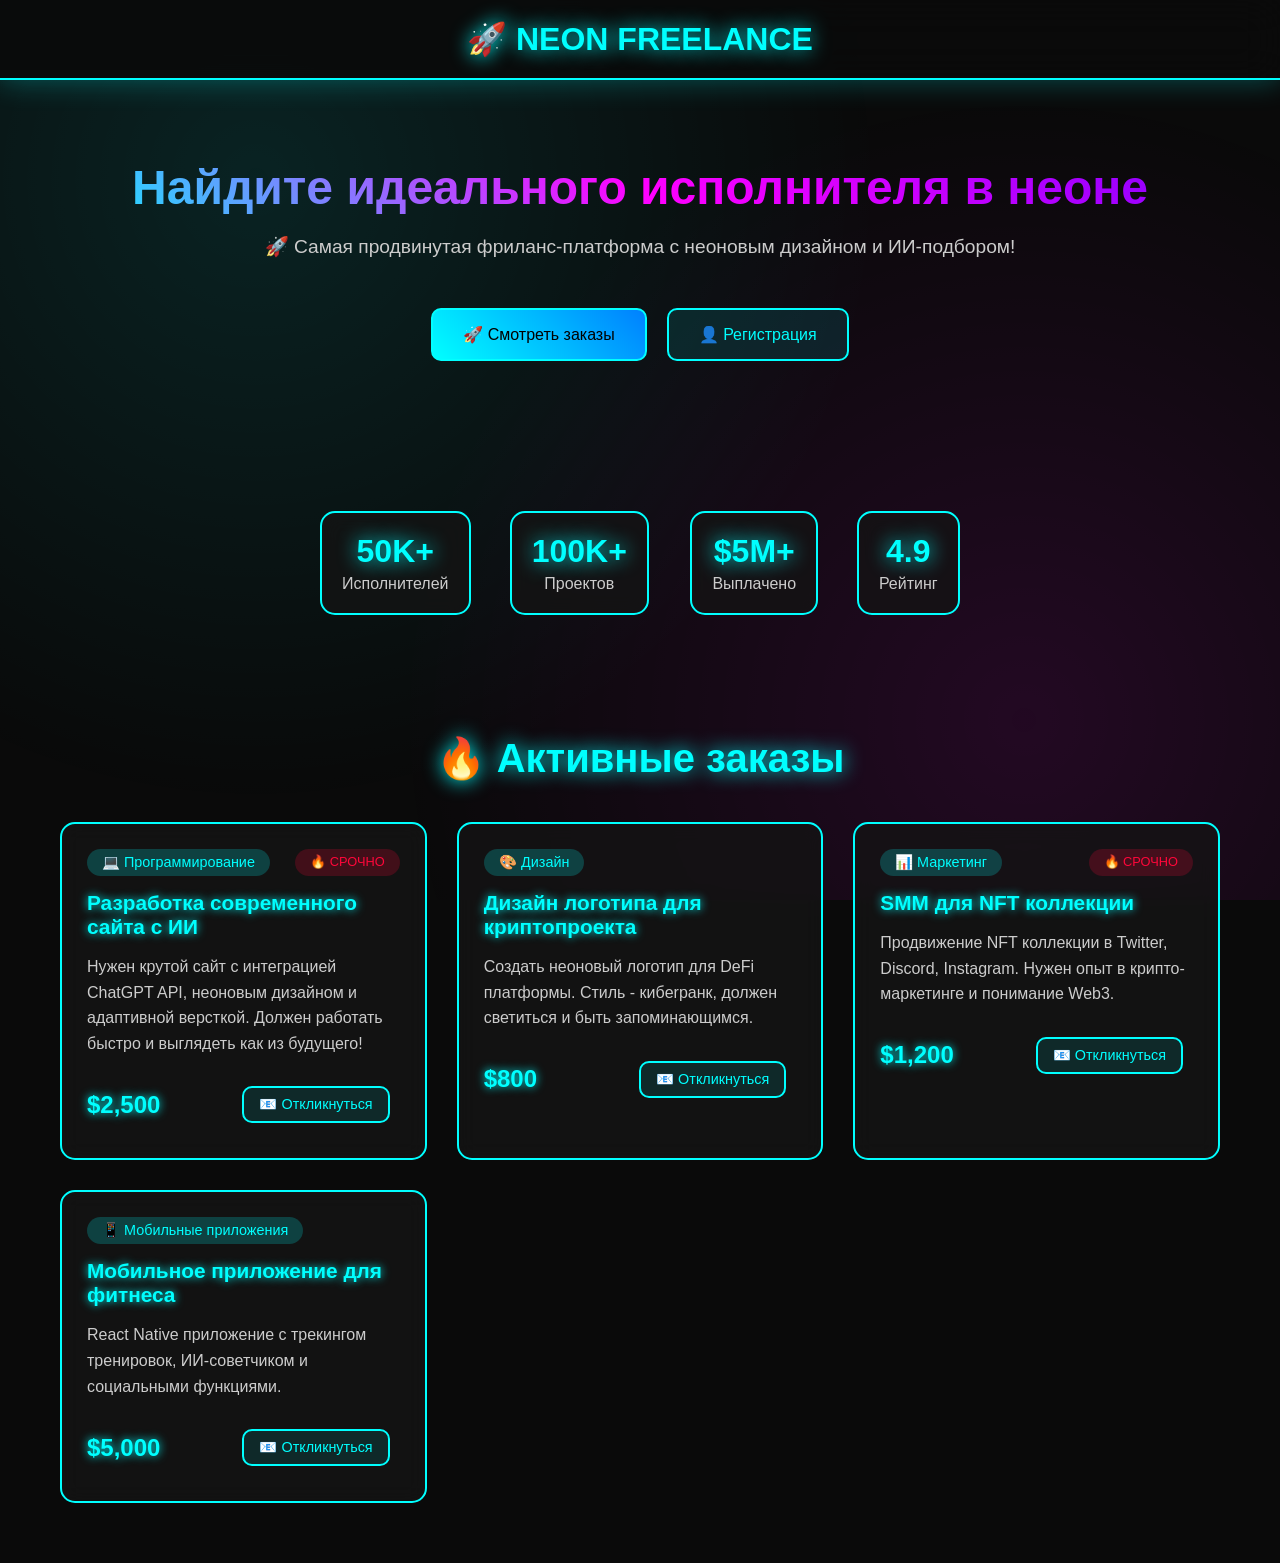
<file: demo-simple.html>
<!DOCTYPE html><html><head><meta charset="UTF-8"><title>🌟 NEON FREELANCE</title><style>*{margin:0;padding:0;box-sizing:border-box}body{font-family:Arial,sans-serif;background:#0a0a0a;color:#fff;overflow-x:hidden}body::before{content:'';position:fixed;top:0;left:0;width:100%;height:100%;background:radial-gradient(circle at 20% 20%,rgba(0,255,255,0.1) 0%,transparent 50%),radial-gradient(circle at 80% 80%,rgba(255,0,255,0.1) 0%,transparent 50%);animation:pulse 8s ease-in-out infinite;z-index:-1}@keyframes pulse{0%,100%{opacity:0.5}50%{opacity:0.8}}.header{background:rgba(10,10,10,0.9);backdrop-filter:blur(20px);border-bottom:2px solid #00ffff;padding:20px 0;box-shadow:0 0 30px rgba(0,255,255,0.3)}.nav-brand{text-align:center;font-size:2rem;font-weight:700;color:#00ffff;text-shadow:0 0 20px #00ffff}.hero{padding:80px 20px;text-align:center}.hero-title{font-size:3rem;margin-bottom:20px;background:linear-gradient(45deg,#00ffff,#ff00ff,#8000ff);-webkit-background-clip:text;-webkit-text-fill-color:transparent;animation:glow 3s ease-in-out infinite}@keyframes glow{0%,100%{filter:brightness(1)}50%{filter:brightness(1.5)}}.hero-description{font-size:1.2rem;margin-bottom:40px;color:#ccc}.btn{padding:15px 30px;border:2px solid #00ffff;background:rgba(0,255,255,0.1);color:#00ffff;border-radius:10px;cursor:pointer;font-size:1rem;margin:10px;transition:all 0.3s ease;text-decoration:none;display:inline-block}.btn:hover{background:rgba(0,255,255,0.2);box-shadow:0 0 30px rgba(0,255,255,0.5);transform:translateY(-2px)}.btn-primary{background:linear-gradient(45deg,#00ffff,#0080ff);color:#000;animation:pulse-btn 2s ease-in-out infinite}@keyframes pulse-btn{0%,100%{box-shadow:0 0 20px rgba(0,255,255,0.3)}50%{box-shadow:0 0 40px rgba(0,255,255,0.6)}}.orders{padding:60px 20px;max-width:1200px;margin:0 auto}.section-title{text-align:center;font-size:2.5rem;margin-bottom:40px;color:#00ffff;text-shadow:0 0 20px #00ffff}.orders-grid{display:grid;grid-template-columns:repeat(auto-fit,minmax(350px,1fr));gap:30px}.order-card{background:rgba(20,20,20,0.8);border:2px solid #00ffff;border-radius:15px;padding:25px;backdrop-filter:blur(10px);transition:all 0.4s ease;cursor:pointer}.order-card:hover{transform:translateY(-8px) scale(1.02);box-shadow:0 0 30px rgba(0,255,255,0.4);border-color:#ff00ff}.order-header{display:flex;justify-content:space-between;margin-bottom:15px}.order-category{background:rgba(0,255,255,0.2);color:#00ffff;padding:5px 15px;border-radius:20px;font-size:0.9rem}.urgent-badge{background:rgba(255,7,58,0.2);color:#ff073a;padding:5px 15px;border-radius:20px;font-size:0.8rem;animation:urgent-pulse 2s ease-in-out infinite}@keyframes urgent-pulse{0%,100%{box-shadow:0 0 10px rgba(255,7,58,0.3)}50%{box-shadow:0 0 20px rgba(255,7,58,0.6)}}.order-title{font-size:1.3rem;margin-bottom:15px;color:#00ffff;text-shadow:0 0 10px #00ffff}.order-description{color:#ccc;margin-bottom:20px;line-height:1.6}.order-footer{display:flex;justify-content:space-between;align-items:center}.order-price{font-size:1.5rem;font-weight:700;color:#00ffff;text-shadow:0 0 10px #00ffff}.btn-sm{padding:8px 15px;font-size:0.9rem}.stats{display:flex;justify-content:center;gap:40px;margin:60px 0;flex-wrap:wrap}.stat{text-align:center;padding:20px;background:rgba(20,20,20,0.8);border:2px solid #00ffff;border-radius:15px;backdrop-filter:blur(10px)}.stat-number{font-size:2rem;font-weight:700;color:#00ffff;text-shadow:0 0 20px #00ffff}.stat-label{color:#ccc;margin-top:5px}@media (max-width:768px){.hero-title{font-size:2rem}.orders-grid{grid-template-columns:1fr}.stats{flex-direction:column;align-items:center}}</style></head><body><header class="header"><div class="nav-brand">🚀 NEON FREELANCE</div></header><section class="hero"><h1 class="hero-title">Найдите идеального исполнителя в неоне</h1><p class="hero-description">🚀 Самая продвинутая фриланс-платформа с неоновым дизайном и ИИ-подбором!</p><a href="#orders" class="btn btn-primary">🚀 Смотреть заказы</a><button class="btn" onclick="alert('Демо: Регистрация работает! 🎉')">👤 Регистрация</button></section><div class="stats"><div class="stat"><div class="stat-number">50K+</div><div class="stat-label">Исполнителей</div></div><div class="stat"><div class="stat-number">100K+</div><div class="stat-label">Проектов</div></div><div class="stat"><div class="stat-number">$5M+</div><div class="stat-label">Выплачено</div></div><div class="stat"><div class="stat-number">4.9</div><div class="stat-label">Рейтинг</div></div></div><section id="orders" class="orders"><h2 class="section-title">🔥 Активные заказы</h2><div class="orders-grid"><div class="order-card" onclick="alert('Демо: Отклик отправлен! 🎉')"><div class="order-header"><div class="order-category">💻 Программирование</div><div class="urgent-badge">🔥 СРОЧНО</div></div><h3 class="order-title">Разработка современного сайта с ИИ</h3><p class="order-description">Нужен крутой сайт с интеграцией ChatGPT API, неоновым дизайном и адаптивной версткой. Должен работать быстро и выглядеть как из будущего!</p><div class="order-footer"><div class="order-price">$2,500</div><button class="btn btn-sm" onclick="event.stopPropagation();alert('Демо: Отклик отправлен! 🚀')">📧 Откликнуться</button></div></div><div class="order-card" onclick="alert('Демо: Отклик отправлен! 🎉')"><div class="order-header"><div class="order-category">🎨 Дизайн</div></div><h3 class="order-title">Дизайн логотипа для криптопроекта</h3><p class="order-description">Создать неоновый логотип для DeFi платформы. Стиль - кибerpанк, должен светиться и быть запоминающимся.</p><div class="order-footer"><div class="order-price">$800</div><button class="btn btn-sm" onclick="event.stopPropagation();alert('Демо: Отклик отправлен! 🚀')">📧 Откликнуться</button></div></div><div class="order-card" onclick="alert('Демо: Отклик отправлен! 🎉')"><div class="order-header"><div class="order-category">📊 Маркетинг</div><div class="urgent-badge">🔥 СРОЧНО</div></div><h3 class="order-title">SMM для NFT коллекции</h3><p class="order-description">Продвижение NFT коллекции в Twitter, Discord, Instagram. Нужен опыт в крипто-маркетинге и понимание Web3.</p><div class="order-footer"><div class="order-price">$1,200</div><button class="btn btn-sm" onclick="event.stopPropagation();alert('Демо: Отклик отправлен! 🚀')">📧 Откликнуться</button></div></div><div class="order-card" onclick="alert('Демо: Отклик отправлен! 🎉')"><div class="order-header"><div class="order-category">📱 Мобильные приложения</div></div><h3 class="order-title">Мобильное приложение для фитнеса</h3><p class="order-description">React Native приложение с трекингом тренировок, ИИ-советчиком и социальными функциями.</p><div class="order-footer"><div class="order-price">$5,000</div><button class="btn btn-sm" onclick="event.stopPropagation();alert('Демо: Отклик отправлен! 🚀')">📧 Откликнуться</button></div></div></div></section></body></html>
</file>
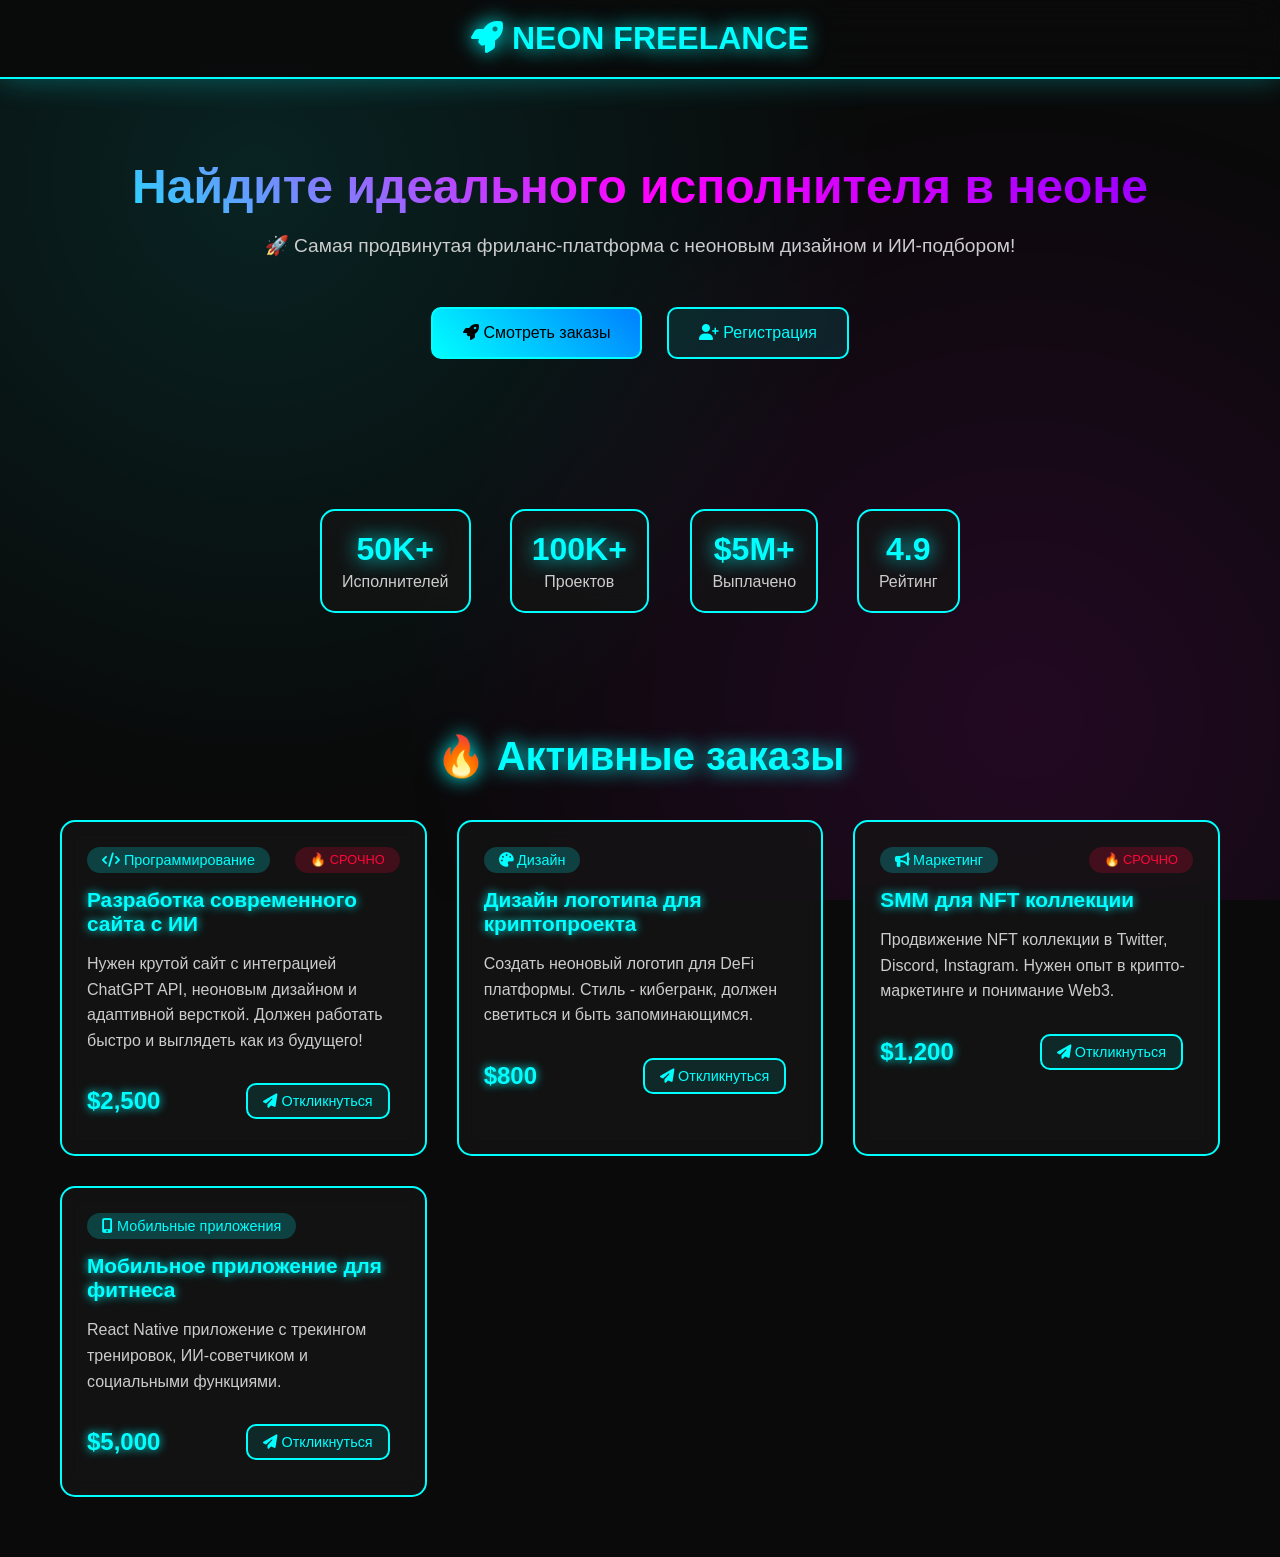
<file: demo.html>
<!DOCTYPE html>
<html lang="ru">
<head>
    <meta charset="UTF-8">
    <meta name="viewport" content="width=device-width, initial-scale=1.0">
    <title>🌟 NEON FREELANCE - Демо</title>
    <link href="https://cdnjs.cloudflare.com/ajax/libs/font-awesome/6.4.0/css/all.min.css" rel="stylesheet">
    <style>
        * { margin: 0; padding: 0; box-sizing: border-box; }
        
        body {
            font-family: 'Arial', sans-serif;
            background: #0a0a0a;
            color: #ffffff;
            overflow-x: hidden;
        }
        
        /* Background Animation */
        body::before {
            content: '';
            position: fixed;
            top: 0; left: 0; width: 100%; height: 100%;
            background: 
                radial-gradient(circle at 20% 20%, rgba(0, 255, 255, 0.1) 0%, transparent 50%),
                radial-gradient(circle at 80% 80%, rgba(255, 0, 255, 0.1) 0%, transparent 50%);
            animation: pulse 8s ease-in-out infinite;
            z-index: -1;
        }
        
        @keyframes pulse {
            0%, 100% { opacity: 0.5; }
            50% { opacity: 0.8; }
        }
        
        /* Header */
        .header {
            background: rgba(10, 10, 10, 0.9);
            backdrop-filter: blur(20px);
            border-bottom: 2px solid #00ffff;
            padding: 20px 0;
            box-shadow: 0 0 30px rgba(0, 255, 255, 0.3);
        }
        
        .nav-brand {
            text-align: center;
            font-size: 2rem;
            font-weight: 700;
            color: #00ffff;
            text-shadow: 0 0 20px #00ffff;
        }
        
        /* Hero */
        .hero {
            padding: 80px 20px;
            text-align: center;
        }
        
        .hero-title {
            font-size: 3rem;
            margin-bottom: 20px;
            background: linear-gradient(45deg, #00ffff, #ff00ff, #8000ff);
            -webkit-background-clip: text;
            -webkit-text-fill-color: transparent;
            animation: glow 3s ease-in-out infinite;
        }
        
        @keyframes glow {
            0%, 100% { filter: brightness(1); }
            50% { filter: brightness(1.5); }
        }
        
        .hero-description {
            font-size: 1.2rem;
            margin-bottom: 40px;
            color: #cccccc;
        }
        
        /* Buttons */
        .btn {
            padding: 15px 30px;
            border: 2px solid #00ffff;
            background: rgba(0, 255, 255, 0.1);
            color: #00ffff;
            border-radius: 10px;
            cursor: pointer;
            font-size: 1rem;
            margin: 10px;
            transition: all 0.3s ease;
            text-decoration: none;
            display: inline-block;
        }
        
        .btn:hover {
            background: rgba(0, 255, 255, 0.2);
            box-shadow: 0 0 30px rgba(0, 255, 255, 0.5);
            transform: translateY(-2px);
        }
        
        .btn-primary {
            background: linear-gradient(45deg, #00ffff, #0080ff);
            color: #000;
            animation: pulse-btn 2s ease-in-out infinite;
        }
        
        @keyframes pulse-btn {
            0%, 100% { box-shadow: 0 0 20px rgba(0, 255, 255, 0.3); }
            50% { box-shadow: 0 0 40px rgba(0, 255, 255, 0.6); }
        }
        
        /* Orders */
        .orders {
            padding: 60px 20px;
            max-width: 1200px;
            margin: 0 auto;
        }
        
        .section-title {
            text-align: center;
            font-size: 2.5rem;
            margin-bottom: 40px;
            color: #00ffff;
            text-shadow: 0 0 20px #00ffff;
        }
        
        .orders-grid {
            display: grid;
            grid-template-columns: repeat(auto-fit, minmax(350px, 1fr));
            gap: 30px;
        }
        
        .order-card {
            background: rgba(20, 20, 20, 0.8);
            border: 2px solid #00ffff;
            border-radius: 15px;
            padding: 25px;
            backdrop-filter: blur(10px);
            transition: all 0.4s ease;
            cursor: pointer;
        }
        
        .order-card:hover {
            transform: translateY(-8px) scale(1.02);
            box-shadow: 0 0 30px rgba(0, 255, 255, 0.4);
            border-color: #ff00ff;
        }
        
        .order-header {
            display: flex;
            justify-content: space-between;
            margin-bottom: 15px;
        }
        
        .order-category {
            background: rgba(0, 255, 255, 0.2);
            color: #00ffff;
            padding: 5px 15px;
            border-radius: 20px;
            font-size: 0.9rem;
        }
        
        .urgent-badge {
            background: rgba(255, 7, 58, 0.2);
            color: #ff073a;
            padding: 5px 15px;
            border-radius: 20px;
            font-size: 0.8rem;
            animation: urgent-pulse 2s ease-in-out infinite;
        }
        
        @keyframes urgent-pulse {
            0%, 100% { box-shadow: 0 0 10px rgba(255, 7, 58, 0.3); }
            50% { box-shadow: 0 0 20px rgba(255, 7, 58, 0.6); }
        }
        
        .order-title {
            font-size: 1.3rem;
            margin-bottom: 15px;
            color: #00ffff;
            text-shadow: 0 0 10px #00ffff;
        }
        
        .order-description {
            color: #cccccc;
            margin-bottom: 20px;
            line-height: 1.6;
        }
        
        .order-footer {
            display: flex;
            justify-content: space-between;
            align-items: center;
        }
        
        .order-price {
            font-size: 1.5rem;
            font-weight: 700;
            color: #00ffff;
            text-shadow: 0 0 10px #00ffff;
        }
        
        .order-actions {
            display: flex;
            gap: 10px;
        }
        
        .btn-sm {
            padding: 8px 15px;
            font-size: 0.9rem;
        }
        
        /* Stats */
        .stats {
            display: flex;
            justify-content: center;
            gap: 40px;
            margin: 60px 0;
            flex-wrap: wrap;
        }
        
        .stat {
            text-align: center;
            padding: 20px;
            background: rgba(20, 20, 20, 0.8);
            border: 2px solid #00ffff;
            border-radius: 15px;
            backdrop-filter: blur(10px);
        }
        
        .stat-number {
            font-size: 2rem;
            font-weight: 700;
            color: #00ffff;
            text-shadow: 0 0 20px #00ffff;
        }
        
        .stat-label {
            color: #cccccc;
            margin-top: 5px;
        }
        
        /* Modal */
        .modal {
            display: none;
            position: fixed;
            top: 0; left: 0;
            width: 100%; height: 100%;
            background: rgba(0, 0, 0, 0.9);
            backdrop-filter: blur(10px);
            z-index: 1000;
            align-items: center;
            justify-content: center;
        }
        
        .modal.active { display: flex; }
        
        .modal-content {
            background: rgba(20, 20, 20, 0.9);
            border: 2px solid #00ffff;
            border-radius: 15px;
            padding: 30px;
            max-width: 500px;
            width: 90%;
            animation: modalGlow 0.5s ease;
        }
        
        @keyframes modalGlow {
            0% { box-shadow: 0 0 0 rgba(0, 255, 255, 0); }
            50% { box-shadow: 0 0 30px rgba(0, 255, 255, 0.5); }
            100% { box-shadow: 0 0 15px rgba(0, 255, 255, 0.3); }
        }
        
        .close {
            float: right;
            font-size: 2rem;
            cursor: pointer;
            color: #ff073a;
        }
        
        .form-group {
            margin-bottom: 20px;
        }
        
        .form-group label {
            display: block;
            margin-bottom: 8px;
            color: #00ffff;
        }
        
        .form-group input, .form-group textarea {
            width: 100%;
            padding: 12px;
            background: rgba(255, 255, 255, 0.05);
            border: 2px solid #00ffff;
            border-radius: 8px;
            color: #fff;
        }
        
        .form-group input:focus, .form-group textarea:focus {
            outline: none;
            box-shadow: 0 0 20px rgba(0, 255, 255, 0.3);
        }
        
        /* Responsive */
        @media (max-width: 768px) {
            .hero-title { font-size: 2rem; }
            .orders-grid { grid-template-columns: 1fr; }
            .stats { flex-direction: column; align-items: center; }
        }
    </style>
</head>
<body>
    <!-- Header -->
    <header class="header">
        <div class="nav-brand">
            <i class="fas fa-rocket"></i> NEON FREELANCE
        </div>
    </header>

    <!-- Hero -->
    <section class="hero">
        <h1 class="hero-title">Найдите идеального исполнителя в неоне</h1>
        <p class="hero-description">🚀 Самая продвинутая фриланс-платформа с неоновым дизайном и ИИ-подбором!</p>
        <a href="#orders" class="btn btn-primary">
            <i class="fas fa-rocket"></i> Смотреть заказы
        </a>
        <button class="btn" onclick="showModal('registerModal')">
            <i class="fas fa-user-plus"></i> Регистрация
        </button>
    </section>

    <!-- Stats -->
    <div class="stats">
        <div class="stat">
            <div class="stat-number">50K+</div>
            <div class="stat-label">Исполнителей</div>
        </div>
        <div class="stat">
            <div class="stat-number">100K+</div>
            <div class="stat-label">Проектов</div>
        </div>
        <div class="stat">
            <div class="stat-number">$5M+</div>
            <div class="stat-label">Выплачено</div>
        </div>
        <div class="stat">
            <div class="stat-number">4.9</div>
            <div class="stat-label">Рейтинг</div>
        </div>
    </div>

    <!-- Orders -->
    <section id="orders" class="orders">
        <h2 class="section-title">🔥 Активные заказы</h2>
        <div class="orders-grid">
            <div class="order-card" onclick="showModal('bidModal')">
                <div class="order-header">
                    <div class="order-category">
                        <i class="fas fa-code"></i> Программирование
                    </div>
                    <div class="urgent-badge">🔥 СРОЧНО</div>
                </div>
                <h3 class="order-title">Разработка современного сайта с ИИ</h3>
                <p class="order-description">Нужен крутой сайт с интеграцией ChatGPT API, неоновым дизайном и адаптивной версткой. Должен работать быстро и выглядеть как из будущего!</p>
                <div class="order-footer">
                    <div class="order-price">$2,500</div>
                    <div class="order-actions">
                        <button class="btn btn-sm" onclick="event.stopPropagation(); showModal('bidModal')">
                            <i class="fas fa-paper-plane"></i> Откликнуться
                        </button>
                    </div>
                </div>
            </div>

            <div class="order-card" onclick="showModal('bidModal')">
                <div class="order-header">
                    <div class="order-category">
                        <i class="fas fa-palette"></i> Дизайн
                    </div>
                </div>
                <h3 class="order-title">Дизайн логотипа для криптопроекта</h3>
                <p class="order-description">Создать неоновый логотип для DeFi платформы. Стиль - кибerpанк, должен светиться и быть запоминающимся.</p>
                <div class="order-footer">
                    <div class="order-price">$800</div>
                    <div class="order-actions">
                        <button class="btn btn-sm" onclick="event.stopPropagation(); showModal('bidModal')">
                            <i class="fas fa-paper-plane"></i> Откликнуться
                        </button>
                    </div>
                </div>
            </div>

            <div class="order-card" onclick="showModal('bidModal')">
                <div class="order-header">
                    <div class="order-category">
                        <i class="fas fa-bullhorn"></i> Маркетинг
                    </div>
                    <div class="urgent-badge">🔥 СРОЧНО</div>
                </div>
                <h3 class="order-title">SMM для NFT коллекции</h3>
                <p class="order-description">Продвижение NFT коллекции в Twitter, Discord, Instagram. Нужен опыт в крипто-маркетинге и понимание Web3.</p>
                <div class="order-footer">
                    <div class="order-price">$1,200</div>
                    <div class="order-actions">
                        <button class="btn btn-sm" onclick="event.stopPropagation(); showModal('bidModal')">
                            <i class="fas fa-paper-plane"></i> Откликнуться
                        </button>
                    </div>
                </div>
            </div>

            <div class="order-card" onclick="showModal('bidModal')">
                <div class="order-header">
                    <div class="order-category">
                        <i class="fas fa-mobile-alt"></i> Мобильные приложения
                    </div>
                </div>
                <h3 class="order-title">Мобильное приложение для фитнеса</h3>
                <p class="order-description">React Native приложение с трекингом тренировок, ИИ-советчиком и социальными функциями.</p>
                <div class="order-footer">
                    <div class="order-price">$5,000</div>
                    <div class="order-actions">
                        <button class="btn btn-sm" onclick="event.stopPropagation(); showModal('bidModal')">
                            <i class="fas fa-paper-plane"></i> Откликнуться
                        </button>
                    </div>
                </div>
            </div>
        </div>
    </section>

    <!-- Modals -->
    <div id="registerModal" class="modal">
        <div class="modal-content">
            <span class="close" onclick="closeModal('registerModal')">&times;</span>
            <h2 style="color: #00ffff; margin-bottom: 20px;">🚀 Регистрация</h2>
            <form onsubmit="handleRegister(event)">
                <div class="form-group">
                    <label>👤 Имя</label>
                    <input type="text" required>
                </div>
                <div class="form-group">
                    <label>📧 Email</label>
                    <input type="email" required>
                </div>
                <div class="form-group">
                    <label>🔑 Пароль</label>
                    <input type="password" required>
                </div>
                <button type="submit" class="btn btn-primary" style="width: 100%;">
                    <i class="fas fa-user-plus"></i> Зарегистрироваться
                </button>
            </form>
        </div>
    </div>

    <div id="bidModal" class="modal">
        <div class="modal-content">
            <span class="close" onclick="closeModal('bidModal')">&times;</span>
            <h2 style="color: #00ffff; margin-bottom: 20px;">📝 Откликнуться на проект</h2>
            <form onsubmit="handleBid(event)">
                <div class="form-group">
                    <label>💰 Ваша цена (USD)</label>
                    <input type="number" min="1" required>
                </div>
                <div class="form-group">
                    <label>📝 Сопроводительное письмо</label>
                    <textarea rows="4" required placeholder="Расскажите, почему именно вы подходите для этого проекта..."></textarea>
                </div>
                <button type="submit" class="btn btn-primary" style="width: 100%;">
                    <i class="fas fa-rocket"></i> Отправить отклик
                </button>
            </form>
        </div>
    </div>

    <script>
        function showModal(modalId) {
            document.getElementById(modalId).classList.add('active');
        }

        function closeModal(modalId) {
            document.getElementById(modalId).classList.remove('active');
        }

        function handleRegister(event) {
            event.preventDefault();
            showNotification('Регистрация успешна! Добро пожаловать! 🚀', 'success');
            closeModal('registerModal');
        }

        function handleBid(event) {
            event.preventDefault();
            showNotification('Отклик успешно отправлен! 🎉', 'success');
            closeModal('bidModal');
        }

        function showNotification(message, type) {
            const notification = document.createElement('div');
            notification.style.cssText = `
                position: fixed; top: 20px; right: 20px; z-index: 2000;
                padding: 15px 20px; border-radius: 10px; color: white;
                background: rgba(0, 255, 0, 0.2); border: 2px solid #00ff00;
                box-shadow: 0 0 20px rgba(0, 255, 0, 0.5);
                animation: slideIn 0.5s ease;
            `;
            notification.textContent = message;
            document.body.appendChild(notification);
            
            setTimeout(() => {
                notification.style.animation = 'slideOut 0.5s ease';
                setTimeout(() => notification.remove(), 500);
            }, 3000);
        }

        // Close modal on backdrop click
        document.addEventListener('click', function(e) {
            if (e.target.classList.contains('modal')) {
                closeModal(e.target.id);
            }
        });

        // Add CSS animations
        const style = document.createElement('style');
        style.textContent = `
            @keyframes slideIn {
                from { transform: translateX(100%); opacity: 0; }
                to { transform: translateX(0); opacity: 1; }
            }
            @keyframes slideOut {
                from { transform: translateX(0); opacity: 1; }
                to { transform: translateX(100%); opacity: 0; }
            }
        `;
        document.head.appendChild(style);
    </script>
</body>
</html>
</file>
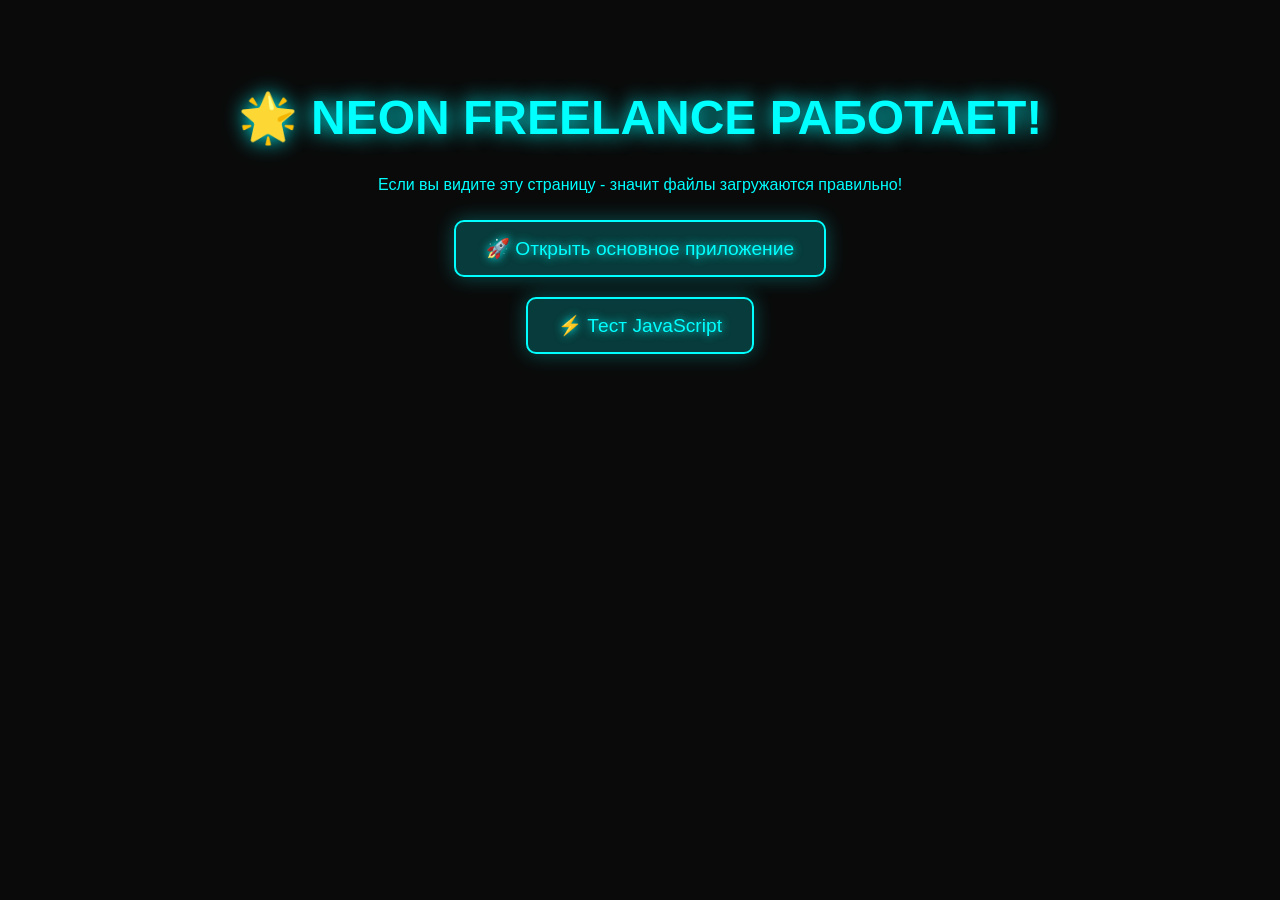
<file: test.html>
<!DOCTYPE html>
<html lang="ru">
<head>
    <meta charset="UTF-8">
    <meta name="viewport" content="width=device-width, initial-scale=1.0">
    <title>🔥 ТЕСТ НЕОНОВОГО ПРИЛОЖЕНИЯ</title>
    <style>
        body {
            background: #0a0a0a;
            color: #00ffff;
            font-family: Arial, sans-serif;
            text-align: center;
            padding: 50px;
        }
        .neon-text {
            color: #00ffff;
            text-shadow: 0 0 20px #00ffff;
            font-size: 3rem;
            margin-bottom: 30px;
        }
        .btn {
            background: rgba(0, 255, 255, 0.2);
            border: 2px solid #00ffff;
            color: #00ffff;
            padding: 15px 30px;
            margin: 10px;
            border-radius: 10px;
            cursor: pointer;
            font-size: 1.2rem;
            text-shadow: 0 0 10px #00ffff;
            box-shadow: 0 0 20px rgba(0, 255, 255, 0.3);
        }
        .btn:hover {
            background: rgba(0, 255, 255, 0.4);
            box-shadow: 0 0 30px rgba(0, 255, 255, 0.5);
        }
    </style>
</head>
<body>
    <h1 class="neon-text">🌟 NEON FREELANCE РАБОТАЕТ!</h1>
    <p>Если вы видите эту страницу - значит файлы загружаются правильно!</p>
    
    <div>
        <button class="btn" onclick="window.location.href='index.html'">
            🚀 Открыть основное приложение
        </button>
    </div>
    
    <div>
        <button class="btn" onclick="testJS()">
            ⚡ Тест JavaScript
        </button>
    </div>
    
    <div id="result"></div>
    
    <script>
        function testJS() {
            document.getElementById('result').innerHTML = '✅ JavaScript работает!';
            console.log('🔥 Все работает!');
        }
    </script>
</body>
</html>
</file>
